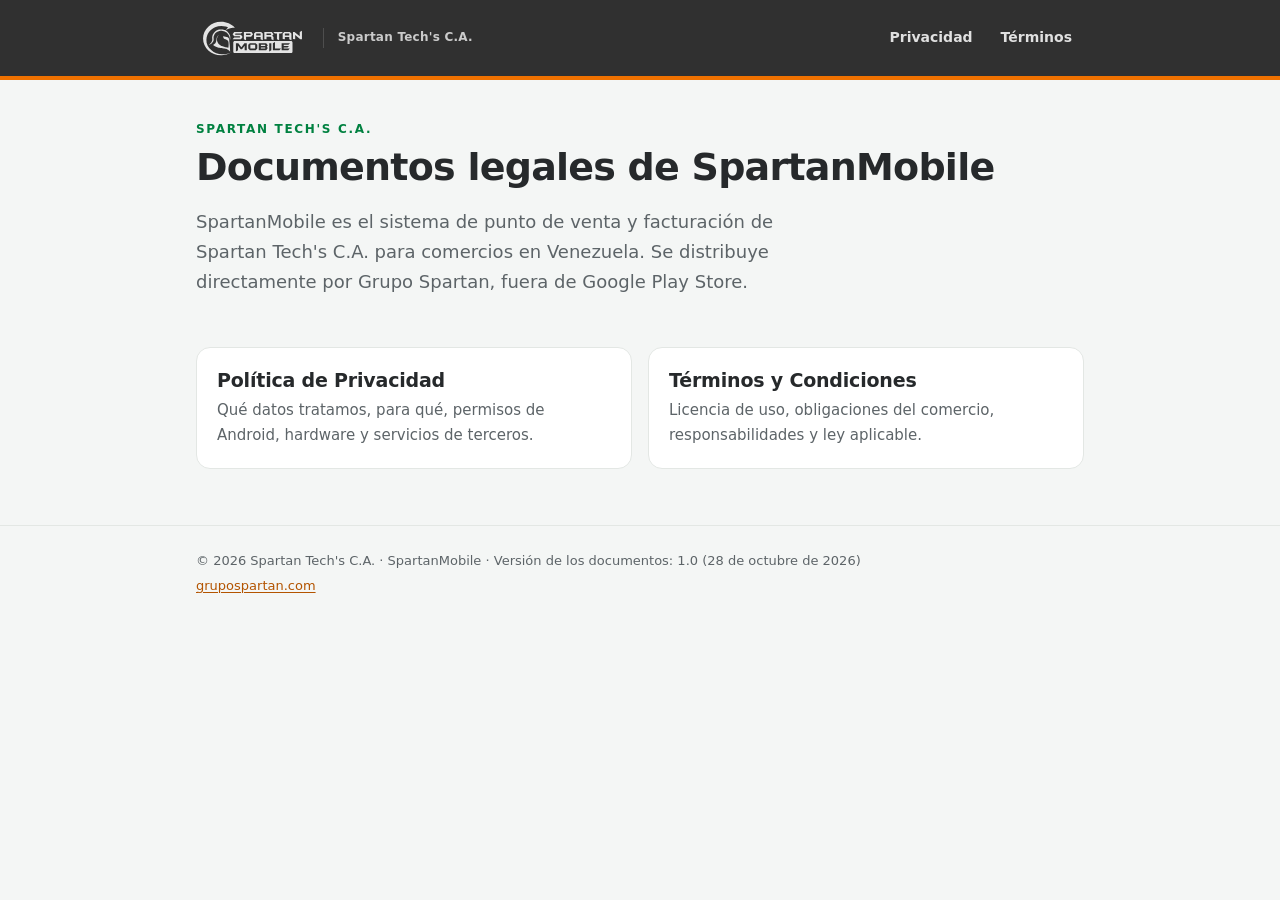
<file: index.html>
<!doctype html>
<html lang="es-VE">
<head>
  <meta charset="utf-8">
  <meta name="viewport" content="width=device-width, initial-scale=1">
  <title>SpartanMobile · Documentos legales · Spartan Tech's C.A.</title>
  <meta name="description" content="Política de Privacidad y Términos y Condiciones de SpartanMobile, el sistema de punto de venta y facturación de Spartan Tech's C.A.">
  <meta name="author" content="Spartan Tech's C.A.">
  <meta name="robots" content="index, follow">
  <!-- Search Console: propiedad de prefijo de URL https://lfs12.github.io/spartanmobile-legal/ (no quitar). -->
  <meta name="google-site-verification" content="TYAZCS431OY6Gw_oHcs1dsJ2PpTy5i5AGQpRX1cJqv8">
  <link rel="canonical" href="https://lfs12.github.io/spartanmobile-legal/">
  <meta property="og:type" content="website">
  <meta property="og:site_name" content="SpartanMobile · Spartan Tech's C.A.">
  <meta property="og:title" content="SpartanMobile · Documentos legales">
  <meta property="og:description" content="Privacidad y Términos de SpartanMobile, de Spartan Tech's C.A.">
  <meta property="og:url" content="https://lfs12.github.io/spartanmobile-legal/">
  <meta property="og:locale" content="es_VE">
  <meta name="theme-color" content="#303030">
  <link rel="icon" href="assets/icon-32.png" type="image/png" sizes="32x32">
  <link rel="apple-touch-icon" href="assets/icon-192.png">
  <link rel="stylesheet" href="assets/legal.css">
  <!-- Vincula este dominio con la organización: mismo @id que debe usar grupospartan.com. -->
  <script type="application/ld+json">
  {
    "@context": "https://schema.org",
    "@graph": [
      {
        "@type": "Organization",
        "@id": "https://grupospartan.com/#organization",
        "name": "Grupo Spartan",
        "legalName": "Spartan Tech's C.A.",
        "alternateName": "Grupo Spartan",
        "url": "https://grupospartan.com",
        "taxID": "J-31399006-0",
        "address": {
          "@type": "PostalAddress",
          "streetAddress": "Calle El Colegio, C.C. Makro, Nivel 1, Oficina 50, Sector Centro",
          "addressLocality": "Porlamar",
          "addressRegion": "Nueva Esparta",
          "postalCode": "6301",
          "addressCountry": "VE"
        },
        "contactPoint": [
          {
            "@type": "ContactPoint",
            "contactType": "customer support",
            "telephone": "+58-412-0961358",
            "areaServed": "VE",
            "availableLanguage": "es"
          },
          {
            "@type": "ContactPoint",
            "contactType": "privacy",
            "email": "aflores@spartantechsorg.com",
            "availableLanguage": "es"
          }
        ]
      },
      {
        "@type": "WebSite",
        "@id": "https://lfs12.github.io/spartanmobile-legal/#website",
        "url": "https://lfs12.github.io/spartanmobile-legal/",
        "name": "SpartanMobile · Documentos legales",
        "inLanguage": "es-VE",
        "publisher": { "@id": "https://grupospartan.com/#organization" }
      },
      {
        "@type": "SoftwareApplication",
        "@id": "https://lfs12.github.io/spartanmobile-legal/#app",
        "name": "SpartanMobile",
        "applicationCategory": "BusinessApplication",
        "operatingSystem": "Android 8.0 o superior",
        "identifier": "com.welas.facturacion5",
        "image": "https://lfs12.github.io/spartanmobile-legal/assets/icon-192.png",
        "installUrl": "https://spartanmobile.vercel.app/",
        "publisher": { "@id": "https://grupospartan.com/#organization" },
        "privacyPolicy": "https://lfs12.github.io/spartanmobile-legal/privacidad/",
        "termsOfService": "https://lfs12.github.io/spartanmobile-legal/terminos/"
      }
    ]
  }
  </script>
</head>
<body>
  <a class="skip" href="#contenido">Saltar al contenido</a>
  <header class="site-header">
    <div class="wrap">
      <a class="brand" href="./">
        <img class="brand-logo" src="assets/spartanmobile-logo.svg" alt="SpartanMobile" width="113" height="48">
        <span class="brand-owner">Spartan Tech's C.A.</span>
      </a>
      <nav class="site-nav" aria-label="Documentos legales">
        <a href="privacidad/">Privacidad</a>
        <a href="terminos/">Términos</a>
      </nav>
    </div>
  </header>

  <main id="contenido">
    <div class="wrap">
      <section class="hero">
        <p class="eyebrow">Spartan Tech's C.A.</p>
        <h1>Documentos legales de SpartanMobile</h1>
        <p class="lead">SpartanMobile es el sistema de punto de venta y facturación de Spartan Tech's C.A. para comercios en Venezuela. Se distribuye directamente por Grupo Spartan, fuera de Google Play Store.</p>
      </section>
      <div class="cards">
        <a class="card" href="privacidad/">
          <h2>Política de Privacidad</h2>
          <p>Qué datos tratamos, para qué, permisos de Android, hardware y servicios de terceros.</p>
        </a>
        <a class="card" href="terminos/">
          <h2>Términos y Condiciones</h2>
          <p>Licencia de uso, obligaciones del comercio, responsabilidades y ley aplicable.</p>
        </a>
      </div>
    </div>
  </main>

  <footer class="site-footer">
    <div class="wrap">
      <p>© 2026 Spartan Tech's C.A. · SpartanMobile · Versión de los documentos: 1.0 (28 de octubre de 2026)</p>
      <p><a href="https://grupospartan.com">grupospartan.com</a></p>
    </div>
  </footer>
</body>
</html>
</file>
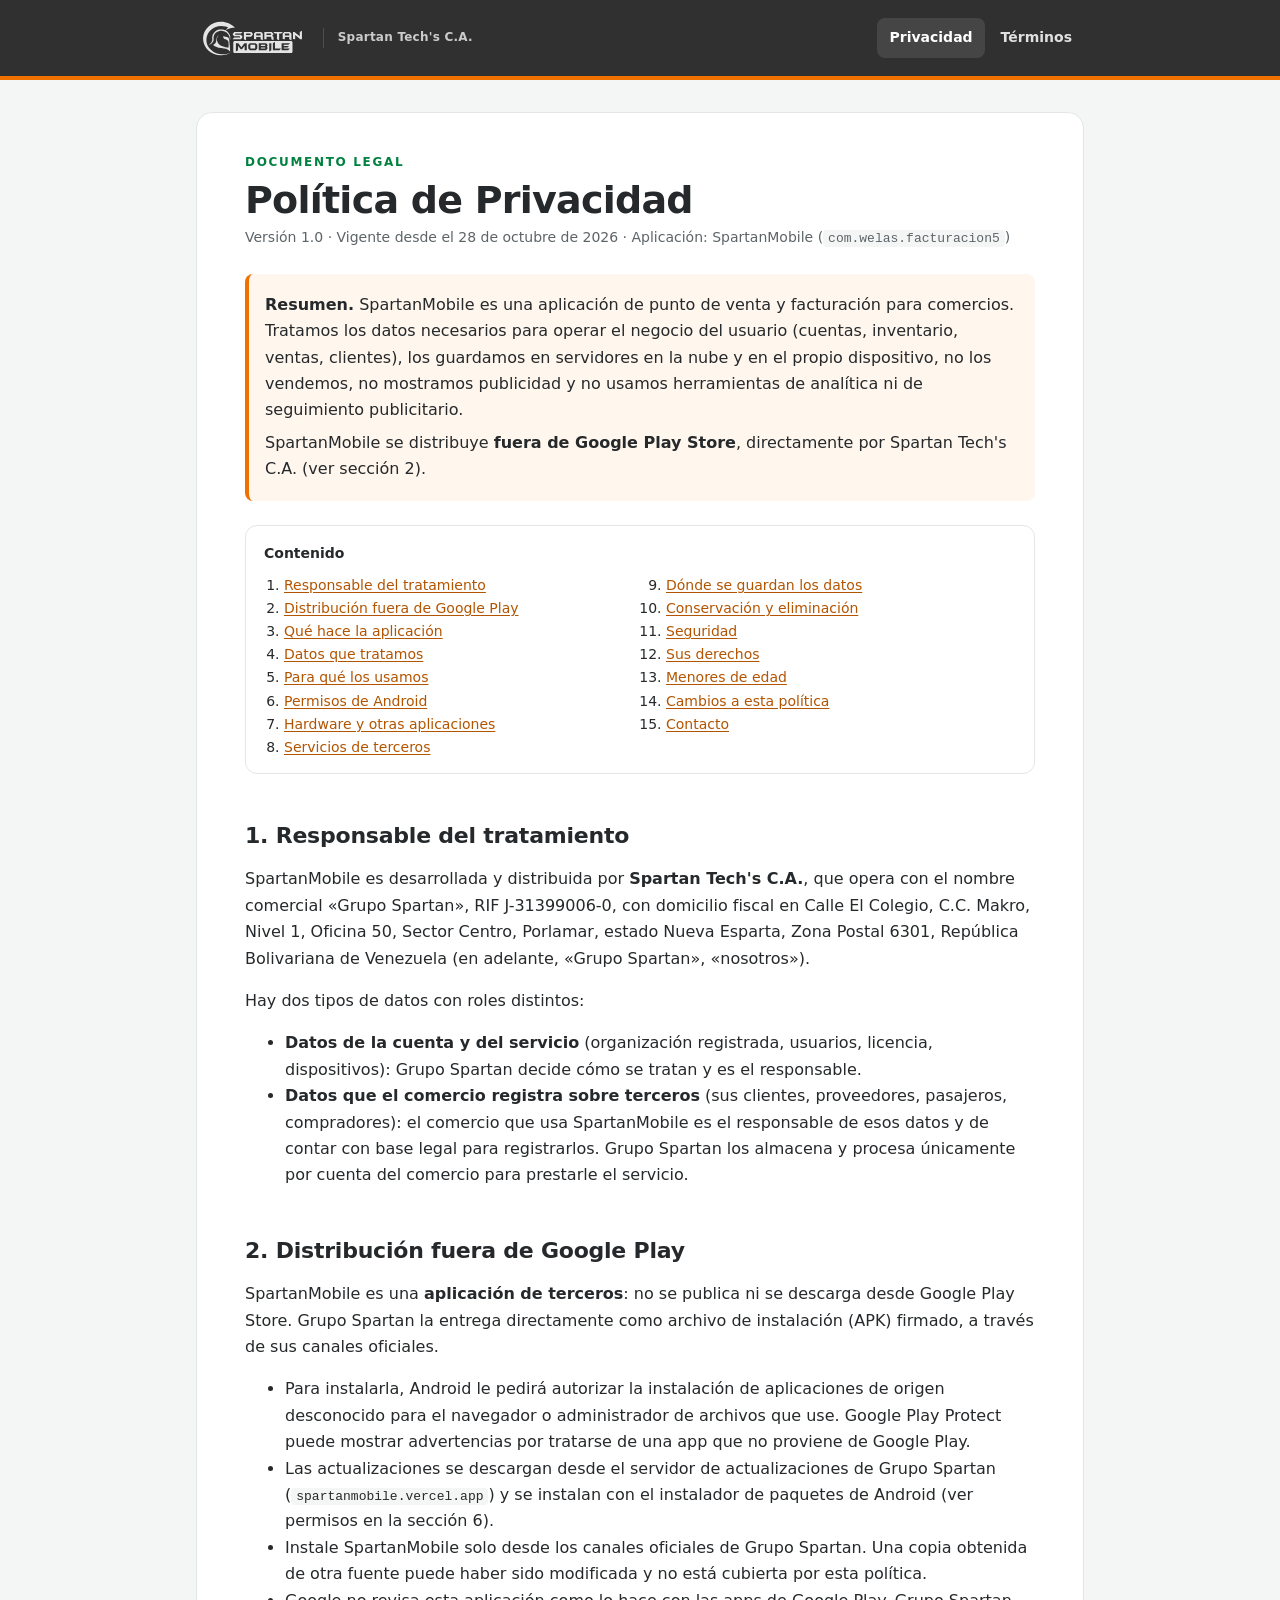
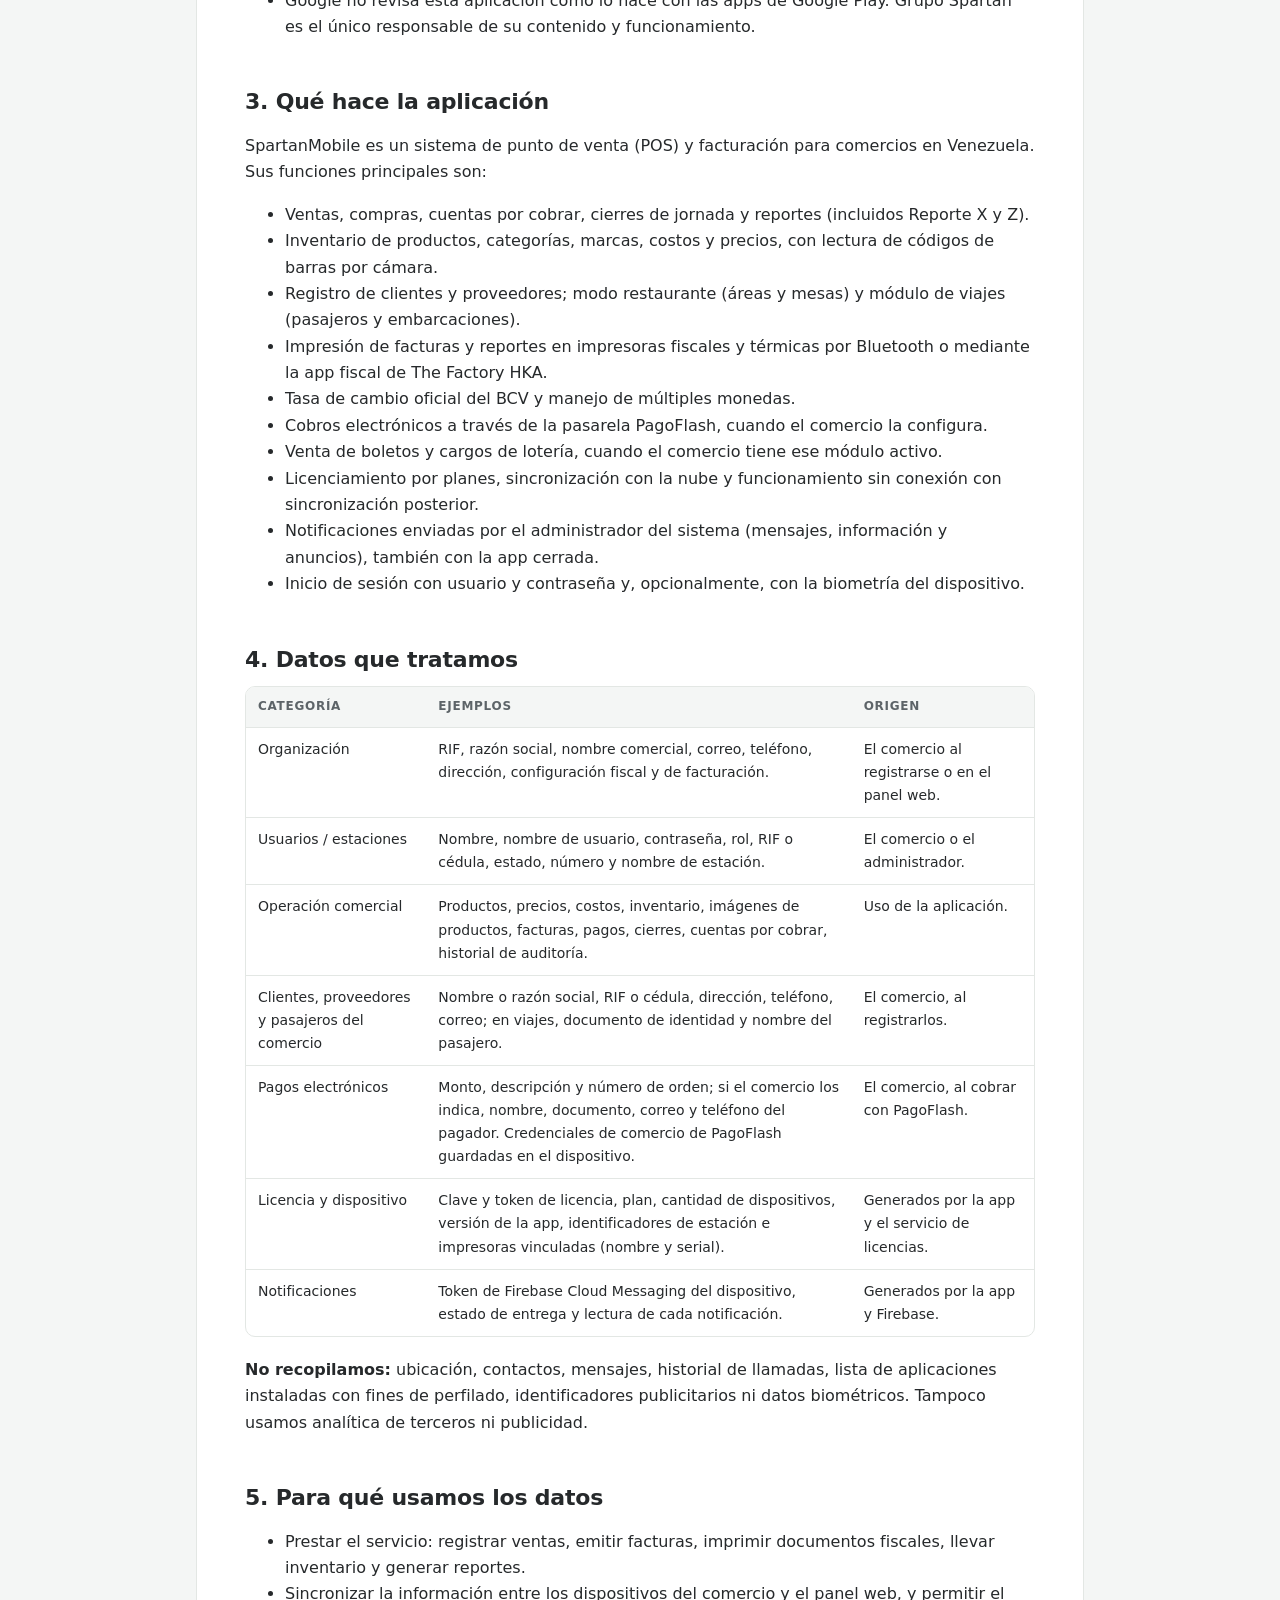
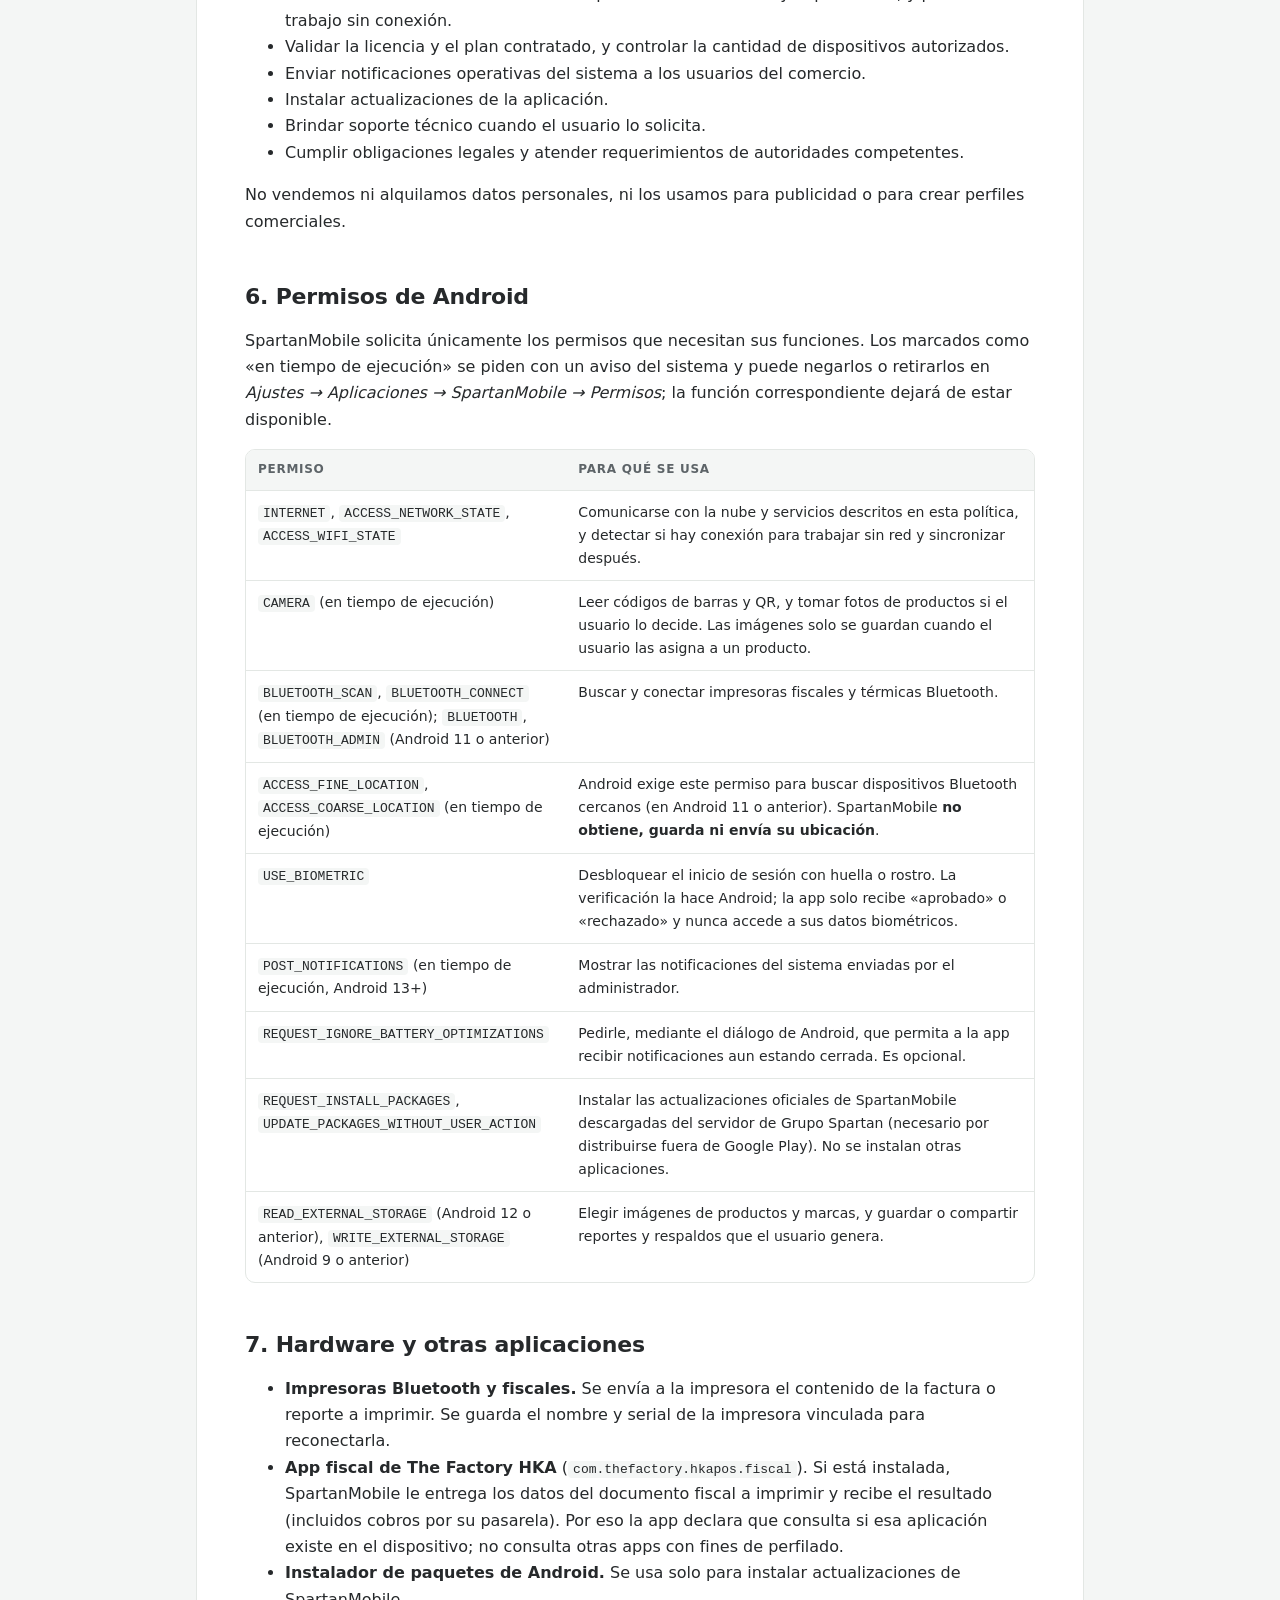
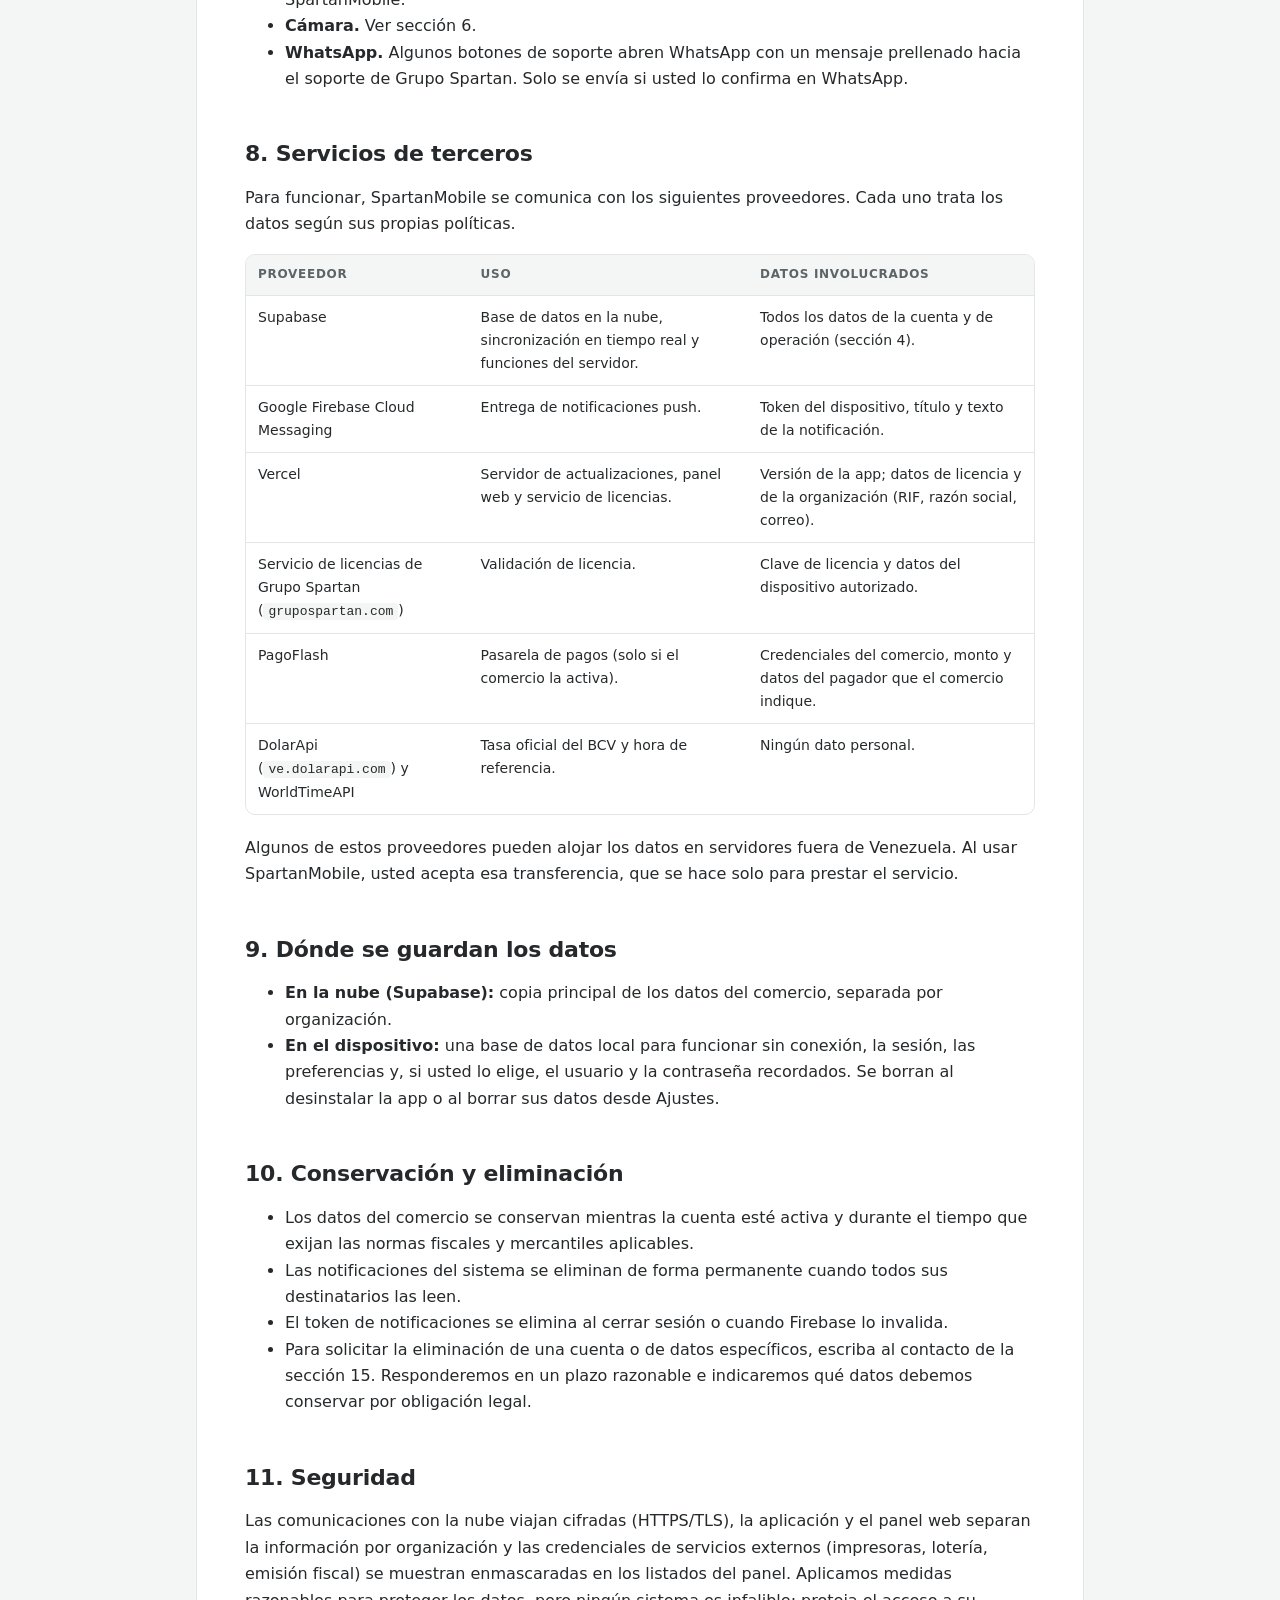
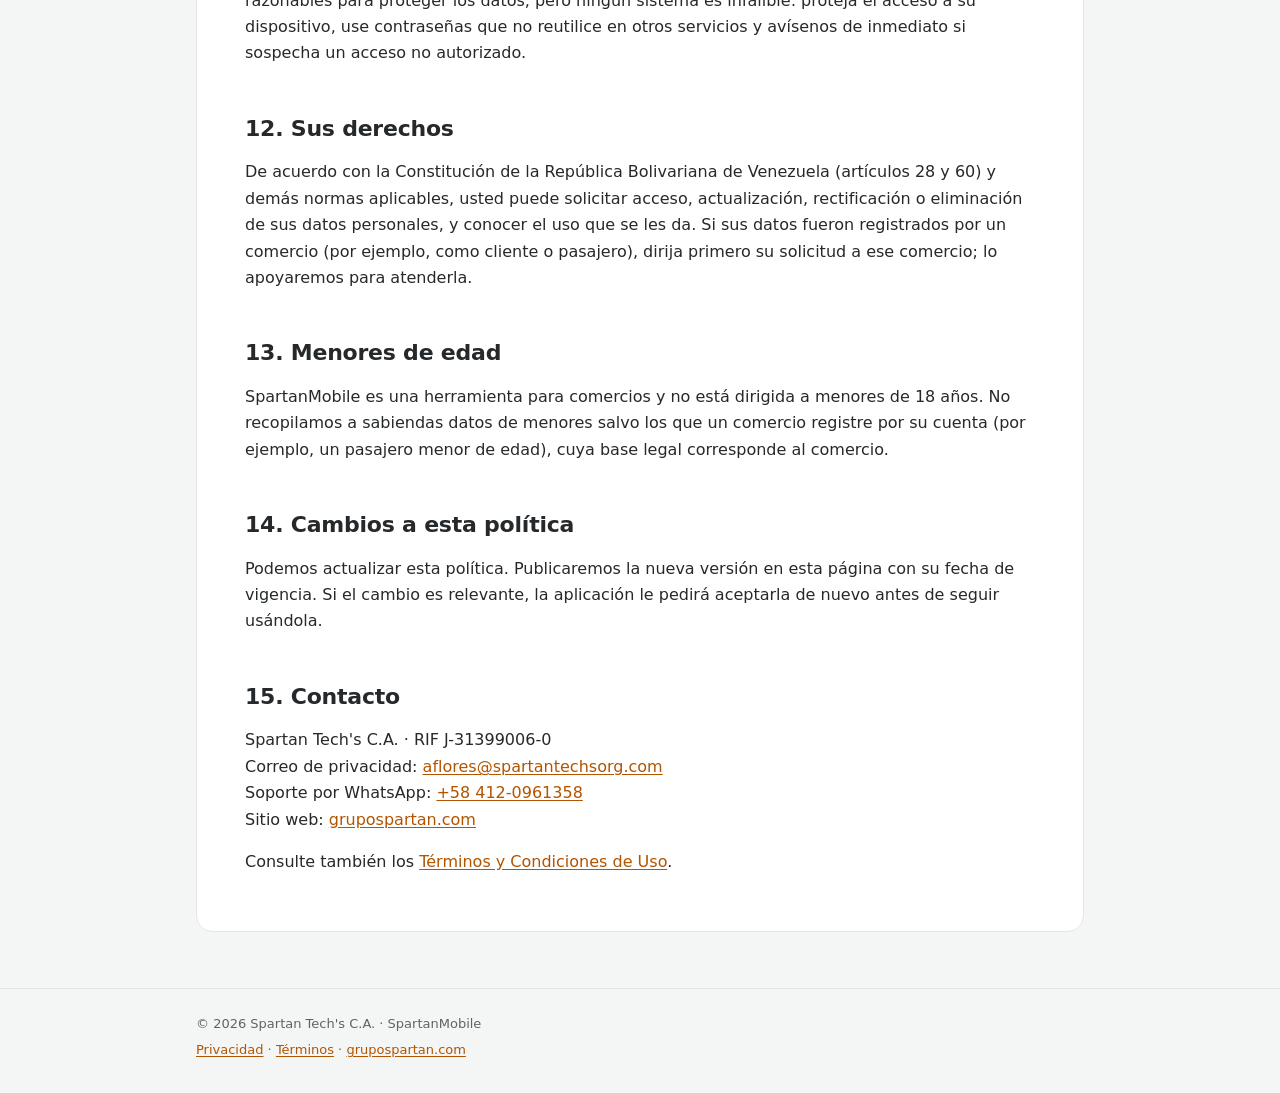
<file: privacidad/index.html>
<!doctype html>
<html lang="es-VE">
<head>
  <meta charset="utf-8">
  <meta name="viewport" content="width=device-width, initial-scale=1">
  <title>Política de Privacidad · SpartanMobile</title>
  <meta name="description" content="Política de Privacidad de SpartanMobile, aplicación de punto de venta y facturación de Spartan Tech's C.A. distribuida fuera de Google Play: datos tratados, permisos de Android, hardware y servicios de terceros.">
  <meta name="author" content="Spartan Tech's C.A.">
  <meta name="robots" content="index, follow">
  <!-- Search Console: propiedad de prefijo de URL https://lfs12.github.io/spartanmobile-legal/ (no quitar). -->
  <meta name="google-site-verification" content="TYAZCS431OY6Gw_oHcs1dsJ2PpTy5i5AGQpRX1cJqv8">
  <link rel="canonical" href="https://lfs12.github.io/spartanmobile-legal/privacidad/">
  <link rel="alternate" hreflang="es" href="https://lfs12.github.io/spartanmobile-legal/privacidad/">
  <meta property="og:type" content="article">
  <meta property="og:site_name" content="SpartanMobile · Spartan Tech's C.A.">
  <meta property="og:title" content="Política de Privacidad · SpartanMobile">
  <meta property="og:description" content="Cómo Spartan Tech's C.A. trata los datos en SpartanMobile.">
  <meta property="og:url" content="https://lfs12.github.io/spartanmobile-legal/privacidad/">
  <meta property="og:locale" content="es_VE">
  <meta name="theme-color" content="#303030">
  <link rel="icon" href="../assets/icon-32.png" type="image/png" sizes="32x32">
  <link rel="apple-touch-icon" href="../assets/icon-192.png">
  <link rel="stylesheet" href="../assets/legal.css">
  <script type="application/ld+json">
  {
    "@context": "https://schema.org",
    "@type": "WebPage",
    "@id": "https://lfs12.github.io/spartanmobile-legal/privacidad/#webpage",
    "url": "https://lfs12.github.io/spartanmobile-legal/privacidad/",
    "name": "Política de Privacidad de SpartanMobile",
    "inLanguage": "es-VE",
    "datePublished": "2026-10-28",
    "dateModified": "2026-10-28",
    "isPartOf": { "@id": "https://lfs12.github.io/spartanmobile-legal/#website" },
    "publisher": { "@id": "https://grupospartan.com/#organization" },
    "about": { "@id": "https://lfs12.github.io/spartanmobile-legal/#app" }
  }
  </script>
</head>
<body>
  <a class="skip" href="#contenido">Saltar al contenido</a>
  <header class="site-header">
    <div class="wrap">
      <a class="brand" href="../">
        <img class="brand-logo" src="../assets/spartanmobile-logo.svg" alt="SpartanMobile" width="113" height="48">
        <span class="brand-owner">Spartan Tech's C.A.</span>
      </a>
      <nav class="site-nav" aria-label="Documentos legales">
        <a href="../privacidad/" aria-current="page">Privacidad</a>
        <a href="../terminos/">Términos</a>
      </nav>
    </div>
  </header>

  <main id="contenido">
    <div class="wrap">
      <article class="doc">
        <p class="eyebrow">Documento legal</p>
        <h1>Política de Privacidad</h1>
        <p class="meta">Versión 1.0 · Vigente desde el 28 de octubre de 2026 · Aplicación: SpartanMobile (<code>com.welas.facturacion5</code>)</p>

        <div class="note">
          <p><strong>Resumen.</strong> SpartanMobile es una aplicación de punto de venta y facturación para comercios. Tratamos los datos necesarios para operar el negocio del usuario (cuentas, inventario, ventas, clientes), los guardamos en servidores en la nube y en el propio dispositivo, no los vendemos, no mostramos publicidad y no usamos herramientas de analítica ni de seguimiento publicitario.</p>
          <p>SpartanMobile se distribuye <strong>fuera de Google Play Store</strong>, directamente por Spartan Tech's C.A. (ver sección&nbsp;2).</p>
        </div>

        <nav class="toc" aria-label="Contenido">
          <strong>Contenido</strong>
          <ol>
            <li><a href="#responsable">Responsable del tratamiento</a></li>
            <li><a href="#distribucion">Distribución fuera de Google Play</a></li>
            <li><a href="#funciones">Qué hace la aplicación</a></li>
            <li><a href="#datos">Datos que tratamos</a></li>
            <li><a href="#finalidades">Para qué los usamos</a></li>
            <li><a href="#permisos">Permisos de Android</a></li>
            <li><a href="#hardware">Hardware y otras aplicaciones</a></li>
            <li><a href="#terceros">Servicios de terceros</a></li>
            <li><a href="#almacenamiento">Dónde se guardan los datos</a></li>
            <li><a href="#conservacion">Conservación y eliminación</a></li>
            <li><a href="#seguridad">Seguridad</a></li>
            <li><a href="#derechos">Sus derechos</a></li>
            <li><a href="#menores">Menores de edad</a></li>
            <li><a href="#cambios">Cambios a esta política</a></li>
            <li><a href="#contacto">Contacto</a></li>
          </ol>
        </nav>

        <h2 id="responsable">1. Responsable del tratamiento</h2>
        <p>SpartanMobile es desarrollada y distribuida por <strong>Spartan Tech's C.A.</strong>, que opera con el nombre comercial «Grupo Spartan», RIF J-31399006-0, con domicilio fiscal en Calle El Colegio, C.C. Makro, Nivel 1, Oficina 50, Sector Centro, Porlamar, estado Nueva Esparta, Zona Postal 6301, República Bolivariana de Venezuela (en adelante, «Grupo Spartan», «nosotros»).</p>
        <p>Hay dos tipos de datos con roles distintos:</p>
        <ul>
          <li><strong>Datos de la cuenta y del servicio</strong> (organización registrada, usuarios, licencia, dispositivos): Grupo Spartan decide cómo se tratan y es el responsable.</li>
          <li><strong>Datos que el comercio registra sobre terceros</strong> (sus clientes, proveedores, pasajeros, compradores): el comercio que usa SpartanMobile es el responsable de esos datos y de contar con base legal para registrarlos. Grupo Spartan los almacena y procesa únicamente por cuenta del comercio para prestarle el servicio.</li>
        </ul>

        <h2 id="distribucion">2. Distribución fuera de Google Play</h2>
        <p>SpartanMobile es una <strong>aplicación de terceros</strong>: no se publica ni se descarga desde Google Play Store. Grupo Spartan la entrega directamente como archivo de instalación (APK) firmado, a través de sus canales oficiales.</p>
        <ul>
          <li>Para instalarla, Android le pedirá autorizar la instalación de aplicaciones de origen desconocido para el navegador o administrador de archivos que use. Google Play Protect puede mostrar advertencias por tratarse de una app que no proviene de Google Play.</li>
          <li>Las actualizaciones se descargan desde el servidor de actualizaciones de Grupo Spartan (<code>spartanmobile.vercel.app</code>) y se instalan con el instalador de paquetes de Android (ver permisos en la sección&nbsp;6).</li>
          <li>Instale SpartanMobile solo desde los canales oficiales de Grupo Spartan. Una copia obtenida de otra fuente puede haber sido modificada y no está cubierta por esta política.</li>
          <li>Google no revisa esta aplicación como lo hace con las apps de Google Play. Grupo Spartan es el único responsable de su contenido y funcionamiento.</li>
        </ul>

        <h2 id="funciones">3. Qué hace la aplicación</h2>
        <p>SpartanMobile es un sistema de punto de venta (POS) y facturación para comercios en Venezuela. Sus funciones principales son:</p>
        <ul>
          <li>Ventas, compras, cuentas por cobrar, cierres de jornada y reportes (incluidos Reporte X y Z).</li>
          <li>Inventario de productos, categorías, marcas, costos y precios, con lectura de códigos de barras por cámara.</li>
          <li>Registro de clientes y proveedores; modo restaurante (áreas y mesas) y módulo de viajes (pasajeros y embarcaciones).</li>
          <li>Impresión de facturas y reportes en impresoras fiscales y térmicas por Bluetooth o mediante la app fiscal de The Factory HKA.</li>
          <li>Tasa de cambio oficial del BCV y manejo de múltiples monedas.</li>
          <li>Cobros electrónicos a través de la pasarela PagoFlash, cuando el comercio la configura.</li>
          <li>Venta de boletos y cargos de lotería, cuando el comercio tiene ese módulo activo.</li>
          <li>Licenciamiento por planes, sincronización con la nube y funcionamiento sin conexión con sincronización posterior.</li>
          <li>Notificaciones enviadas por el administrador del sistema (mensajes, información y anuncios), también con la app cerrada.</li>
          <li>Inicio de sesión con usuario y contraseña y, opcionalmente, con la biometría del dispositivo.</li>
        </ul>

        <h2 id="datos">4. Datos que tratamos</h2>
        <div class="table-wrap">
          <table>
            <thead><tr><th>Categoría</th><th>Ejemplos</th><th>Origen</th></tr></thead>
            <tbody>
              <tr><td>Organización</td><td>RIF, razón social, nombre comercial, correo, teléfono, dirección, configuración fiscal y de facturación.</td><td>El comercio al registrarse o en el panel web.</td></tr>
              <tr><td>Usuarios / estaciones</td><td>Nombre, nombre de usuario, contraseña, rol, RIF o cédula, estado, número y nombre de estación.</td><td>El comercio o el administrador.</td></tr>
              <tr><td>Operación comercial</td><td>Productos, precios, costos, inventario, imágenes de productos, facturas, pagos, cierres, cuentas por cobrar, historial de auditoría.</td><td>Uso de la aplicación.</td></tr>
              <tr><td>Clientes, proveedores y pasajeros del comercio</td><td>Nombre o razón social, RIF o cédula, dirección, teléfono, correo; en viajes, documento de identidad y nombre del pasajero.</td><td>El comercio, al registrarlos.</td></tr>
              <tr><td>Pagos electrónicos</td><td>Monto, descripción y número de orden; si el comercio los indica, nombre, documento, correo y teléfono del pagador. Credenciales de comercio de PagoFlash guardadas en el dispositivo.</td><td>El comercio, al cobrar con PagoFlash.</td></tr>
              <tr><td>Licencia y dispositivo</td><td>Clave y token de licencia, plan, cantidad de dispositivos, versión de la app, identificadores de estación e impresoras vinculadas (nombre y serial).</td><td>Generados por la app y el servicio de licencias.</td></tr>
              <tr><td>Notificaciones</td><td>Token de Firebase Cloud Messaging del dispositivo, estado de entrega y lectura de cada notificación.</td><td>Generados por la app y Firebase.</td></tr>
            </tbody>
          </table>
        </div>
        <p><strong>No recopilamos:</strong> ubicación, contactos, mensajes, historial de llamadas, lista de aplicaciones instaladas con fines de perfilado, identificadores publicitarios ni datos biométricos. Tampoco usamos analítica de terceros ni publicidad.</p>

        <h2 id="finalidades">5. Para qué usamos los datos</h2>
        <ul>
          <li>Prestar el servicio: registrar ventas, emitir facturas, imprimir documentos fiscales, llevar inventario y generar reportes.</li>
          <li>Sincronizar la información entre los dispositivos del comercio y el panel web, y permitir el trabajo sin conexión.</li>
          <li>Validar la licencia y el plan contratado, y controlar la cantidad de dispositivos autorizados.</li>
          <li>Enviar notificaciones operativas del sistema a los usuarios del comercio.</li>
          <li>Instalar actualizaciones de la aplicación.</li>
          <li>Brindar soporte técnico cuando el usuario lo solicita.</li>
          <li>Cumplir obligaciones legales y atender requerimientos de autoridades competentes.</li>
        </ul>
        <p>No vendemos ni alquilamos datos personales, ni los usamos para publicidad o para crear perfiles comerciales.</p>

        <h2 id="permisos">6. Permisos de Android</h2>
        <p>SpartanMobile solicita únicamente los permisos que necesitan sus funciones. Los marcados como «en tiempo de ejecución» se piden con un aviso del sistema y puede negarlos o retirarlos en <em>Ajustes → Aplicaciones → SpartanMobile → Permisos</em>; la función correspondiente dejará de estar disponible.</p>
        <div class="table-wrap">
          <table>
            <thead><tr><th>Permiso</th><th>Para qué se usa</th></tr></thead>
            <tbody>
              <tr><td><code>INTERNET</code>, <code>ACCESS_NETWORK_STATE</code>, <code>ACCESS_WIFI_STATE</code></td><td>Comunicarse con la nube y servicios descritos en esta política, y detectar si hay conexión para trabajar sin red y sincronizar después.</td></tr>
              <tr><td><code>CAMERA</code> (en tiempo de ejecución)</td><td>Leer códigos de barras y QR, y tomar fotos de productos si el usuario lo decide. Las imágenes solo se guardan cuando el usuario las asigna a un producto.</td></tr>
              <tr><td><code>BLUETOOTH_SCAN</code>, <code>BLUETOOTH_CONNECT</code> (en tiempo de ejecución); <code>BLUETOOTH</code>, <code>BLUETOOTH_ADMIN</code> (Android 11 o anterior)</td><td>Buscar y conectar impresoras fiscales y térmicas Bluetooth.</td></tr>
              <tr><td><code>ACCESS_FINE_LOCATION</code>, <code>ACCESS_COARSE_LOCATION</code> (en tiempo de ejecución)</td><td>Android exige este permiso para buscar dispositivos Bluetooth cercanos (en Android 11 o anterior). SpartanMobile <strong>no obtiene, guarda ni envía su ubicación</strong>.</td></tr>
              <tr><td><code>USE_BIOMETRIC</code></td><td>Desbloquear el inicio de sesión con huella o rostro. La verificación la hace Android; la app solo recibe «aprobado» o «rechazado» y nunca accede a sus datos biométricos.</td></tr>
              <tr><td><code>POST_NOTIFICATIONS</code> (en tiempo de ejecución, Android 13+)</td><td>Mostrar las notificaciones del sistema enviadas por el administrador.</td></tr>
              <tr><td><code>REQUEST_IGNORE_BATTERY_OPTIMIZATIONS</code></td><td>Pedirle, mediante el diálogo de Android, que permita a la app recibir notificaciones aun estando cerrada. Es opcional.</td></tr>
              <tr><td><code>REQUEST_INSTALL_PACKAGES</code>, <code>UPDATE_PACKAGES_WITHOUT_USER_ACTION</code></td><td>Instalar las actualizaciones oficiales de SpartanMobile descargadas del servidor de Grupo Spartan (necesario por distribuirse fuera de Google Play). No se instalan otras aplicaciones.</td></tr>
              <tr><td><code>READ_EXTERNAL_STORAGE</code> (Android 12 o anterior), <code>WRITE_EXTERNAL_STORAGE</code> (Android 9 o anterior)</td><td>Elegir imágenes de productos y marcas, y guardar o compartir reportes y respaldos que el usuario genera.</td></tr>
            </tbody>
          </table>
        </div>

        <h2 id="hardware">7. Hardware y otras aplicaciones</h2>
        <ul>
          <li><strong>Impresoras Bluetooth y fiscales.</strong> Se envía a la impresora el contenido de la factura o reporte a imprimir. Se guarda el nombre y serial de la impresora vinculada para reconectarla.</li>
          <li><strong>App fiscal de The Factory HKA</strong> (<code>com.thefactory.hkapos.fiscal</code>). Si está instalada, SpartanMobile le entrega los datos del documento fiscal a imprimir y recibe el resultado (incluidos cobros por su pasarela). Por eso la app declara que consulta si esa aplicación existe en el dispositivo; no consulta otras apps con fines de perfilado.</li>
          <li><strong>Instalador de paquetes de Android.</strong> Se usa solo para instalar actualizaciones de SpartanMobile.</li>
          <li><strong>Cámara.</strong> Ver sección&nbsp;6.</li>
          <li><strong>WhatsApp.</strong> Algunos botones de soporte abren WhatsApp con un mensaje prellenado hacia el soporte de Grupo Spartan. Solo se envía si usted lo confirma en WhatsApp.</li>
        </ul>

        <h2 id="terceros">8. Servicios de terceros</h2>
        <p>Para funcionar, SpartanMobile se comunica con los siguientes proveedores. Cada uno trata los datos según sus propias políticas.</p>
        <div class="table-wrap">
          <table>
            <thead><tr><th>Proveedor</th><th>Uso</th><th>Datos involucrados</th></tr></thead>
            <tbody>
              <tr><td>Supabase</td><td>Base de datos en la nube, sincronización en tiempo real y funciones del servidor.</td><td>Todos los datos de la cuenta y de operación (sección&nbsp;4).</td></tr>
              <tr><td>Google Firebase Cloud Messaging</td><td>Entrega de notificaciones push.</td><td>Token del dispositivo, título y texto de la notificación.</td></tr>
              <tr><td>Vercel</td><td>Servidor de actualizaciones, panel web y servicio de licencias.</td><td>Versión de la app; datos de licencia y de la organización (RIF, razón social, correo).</td></tr>
              <tr><td>Servicio de licencias de Grupo Spartan (<code>grupospartan.com</code>)</td><td>Validación de licencia.</td><td>Clave de licencia y datos del dispositivo autorizado.</td></tr>
              <tr><td>PagoFlash</td><td>Pasarela de pagos (solo si el comercio la activa).</td><td>Credenciales del comercio, monto y datos del pagador que el comercio indique.</td></tr>
              <tr><td>DolarApi (<code>ve.dolarapi.com</code>) y WorldTimeAPI</td><td>Tasa oficial del BCV y hora de referencia.</td><td>Ningún dato personal.</td></tr>
            </tbody>
          </table>
        </div>
        <p>Algunos de estos proveedores pueden alojar los datos en servidores fuera de Venezuela. Al usar SpartanMobile, usted acepta esa transferencia, que se hace solo para prestar el servicio.</p>

        <h2 id="almacenamiento">9. Dónde se guardan los datos</h2>
        <ul>
          <li><strong>En la nube (Supabase):</strong> copia principal de los datos del comercio, separada por organización.</li>
          <li><strong>En el dispositivo:</strong> una base de datos local para funcionar sin conexión, la sesión, las preferencias y, si usted lo elige, el usuario y la contraseña recordados. Se borran al desinstalar la app o al borrar sus datos desde Ajustes.</li>
        </ul>

        <h2 id="conservacion">10. Conservación y eliminación</h2>
        <ul>
          <li>Los datos del comercio se conservan mientras la cuenta esté activa y durante el tiempo que exijan las normas fiscales y mercantiles aplicables.</li>
          <li>Las notificaciones del sistema se eliminan de forma permanente cuando todos sus destinatarios las leen.</li>
          <li>El token de notificaciones se elimina al cerrar sesión o cuando Firebase lo invalida.</li>
          <li>Para solicitar la eliminación de una cuenta o de datos específicos, escriba al contacto de la sección&nbsp;15. Responderemos en un plazo razonable e indicaremos qué datos debemos conservar por obligación legal.</li>
        </ul>

        <h2 id="seguridad">11. Seguridad</h2>
        <p>Las comunicaciones con la nube viajan cifradas (HTTPS/TLS), la aplicación y el panel web separan la información por organización y las credenciales de servicios externos (impresoras, lotería, emisión fiscal) se muestran enmascaradas en los listados del panel. Aplicamos medidas razonables para proteger los datos, pero ningún sistema es infalible: proteja el acceso a su dispositivo, use contraseñas que no reutilice en otros servicios y avísenos de inmediato si sospecha un acceso no autorizado.</p>

        <h2 id="derechos">12. Sus derechos</h2>
        <p>De acuerdo con la Constitución de la República Bolivariana de Venezuela (artículos 28 y 60) y demás normas aplicables, usted puede solicitar acceso, actualización, rectificación o eliminación de sus datos personales, y conocer el uso que se les da. Si sus datos fueron registrados por un comercio (por ejemplo, como cliente o pasajero), dirija primero su solicitud a ese comercio; lo apoyaremos para atenderla.</p>

        <h2 id="menores">13. Menores de edad</h2>
        <p>SpartanMobile es una herramienta para comercios y no está dirigida a menores de 18 años. No recopilamos a sabiendas datos de menores salvo los que un comercio registre por su cuenta (por ejemplo, un pasajero menor de edad), cuya base legal corresponde al comercio.</p>

        <h2 id="cambios">14. Cambios a esta política</h2>
        <p>Podemos actualizar esta política. Publicaremos la nueva versión en esta página con su fecha de vigencia. Si el cambio es relevante, la aplicación le pedirá aceptarla de nuevo antes de seguir usándola.</p>

        <h2 id="contacto">15. Contacto</h2>
        <p>Spartan Tech's C.A. · RIF J-31399006-0<br>
          Correo de privacidad: <a href="mailto:aflores@spartantechsorg.com">aflores@spartantechsorg.com</a><br>
          Soporte por WhatsApp: <a href="https://api.whatsapp.com/send?phone=584120961358">+58 412-0961358</a><br>
          Sitio web: <a href="https://grupospartan.com">grupospartan.com</a></p>
        <p>Consulte también los <a href="../terminos/">Términos y Condiciones de Uso</a>.</p>
      </article>
    </div>
  </main>

  <footer class="site-footer">
    <div class="wrap">
      <p>© 2026 Spartan Tech's C.A. · SpartanMobile</p>
      <p><a href="../privacidad/">Privacidad</a> · <a href="../terminos/">Términos</a> · <a href="https://grupospartan.com">grupospartan.com</a></p>
    </div>
  </footer>
</body>
</html>
</file>
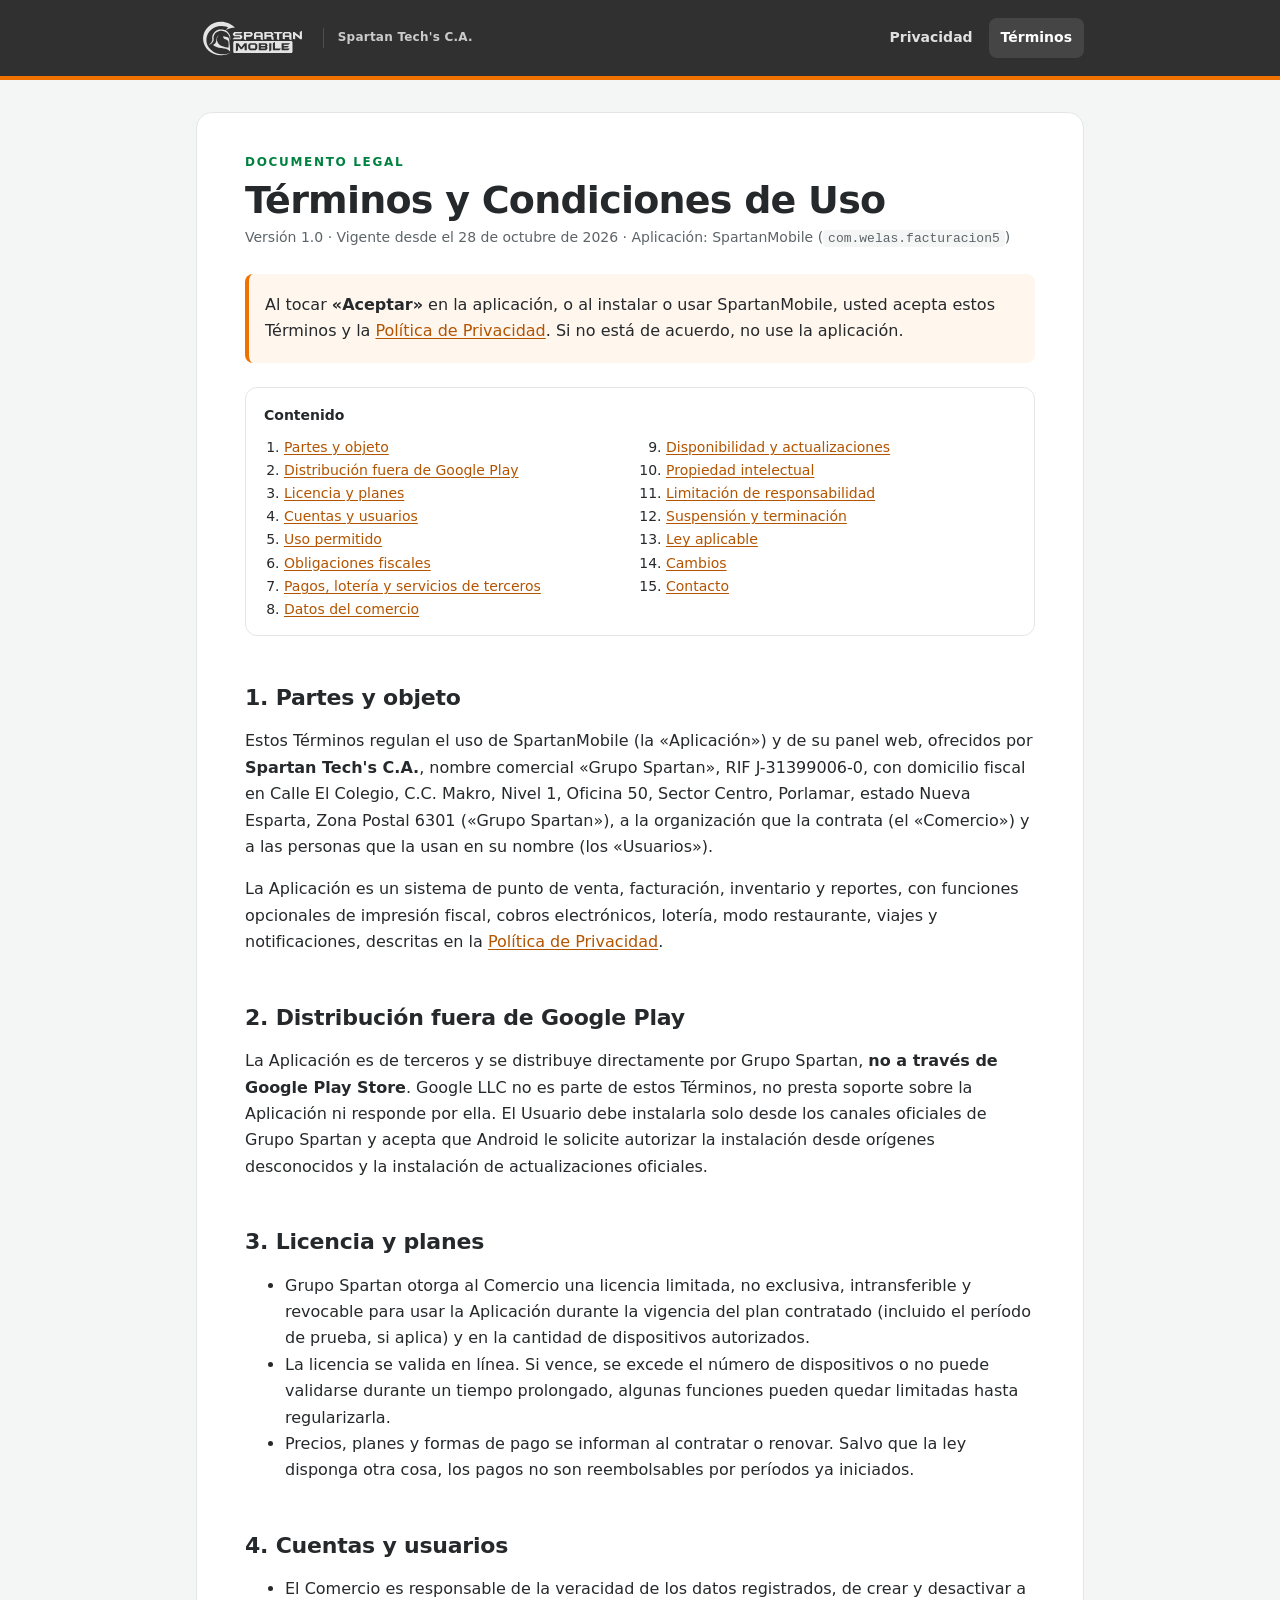
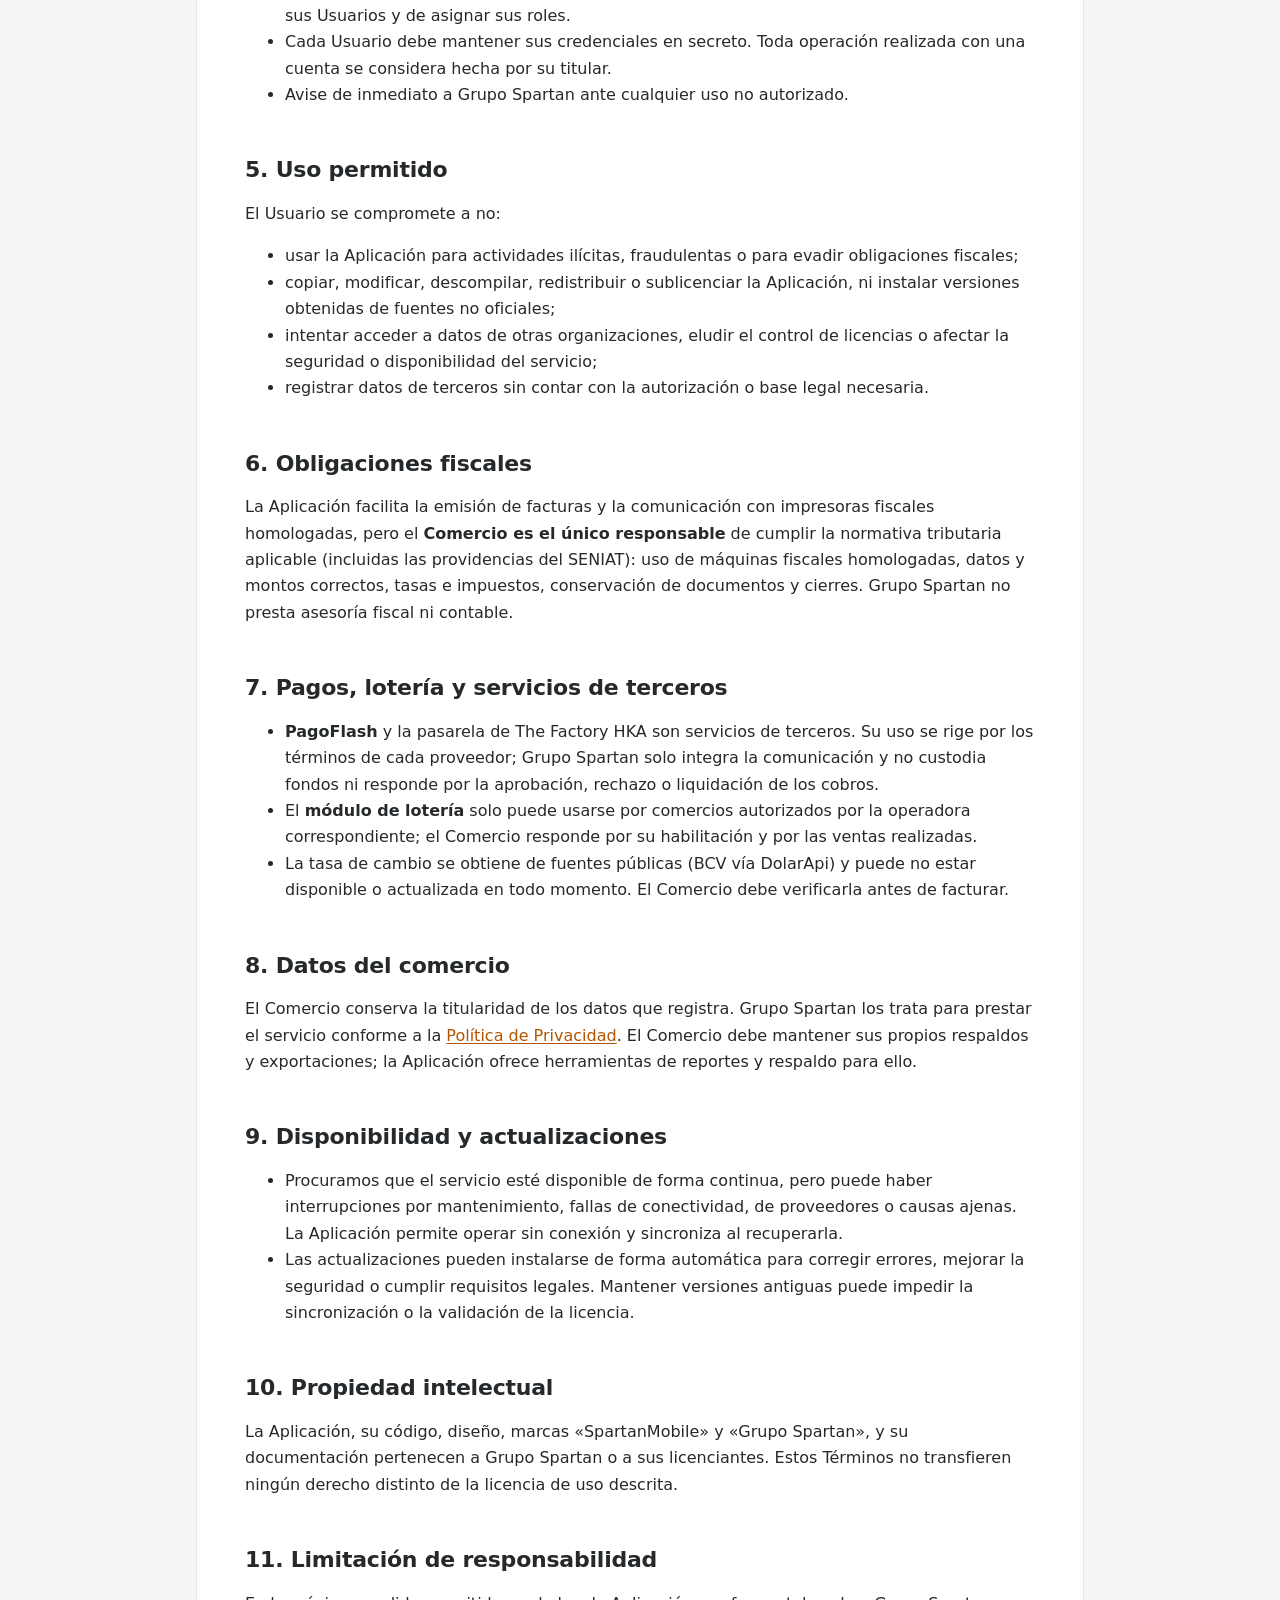
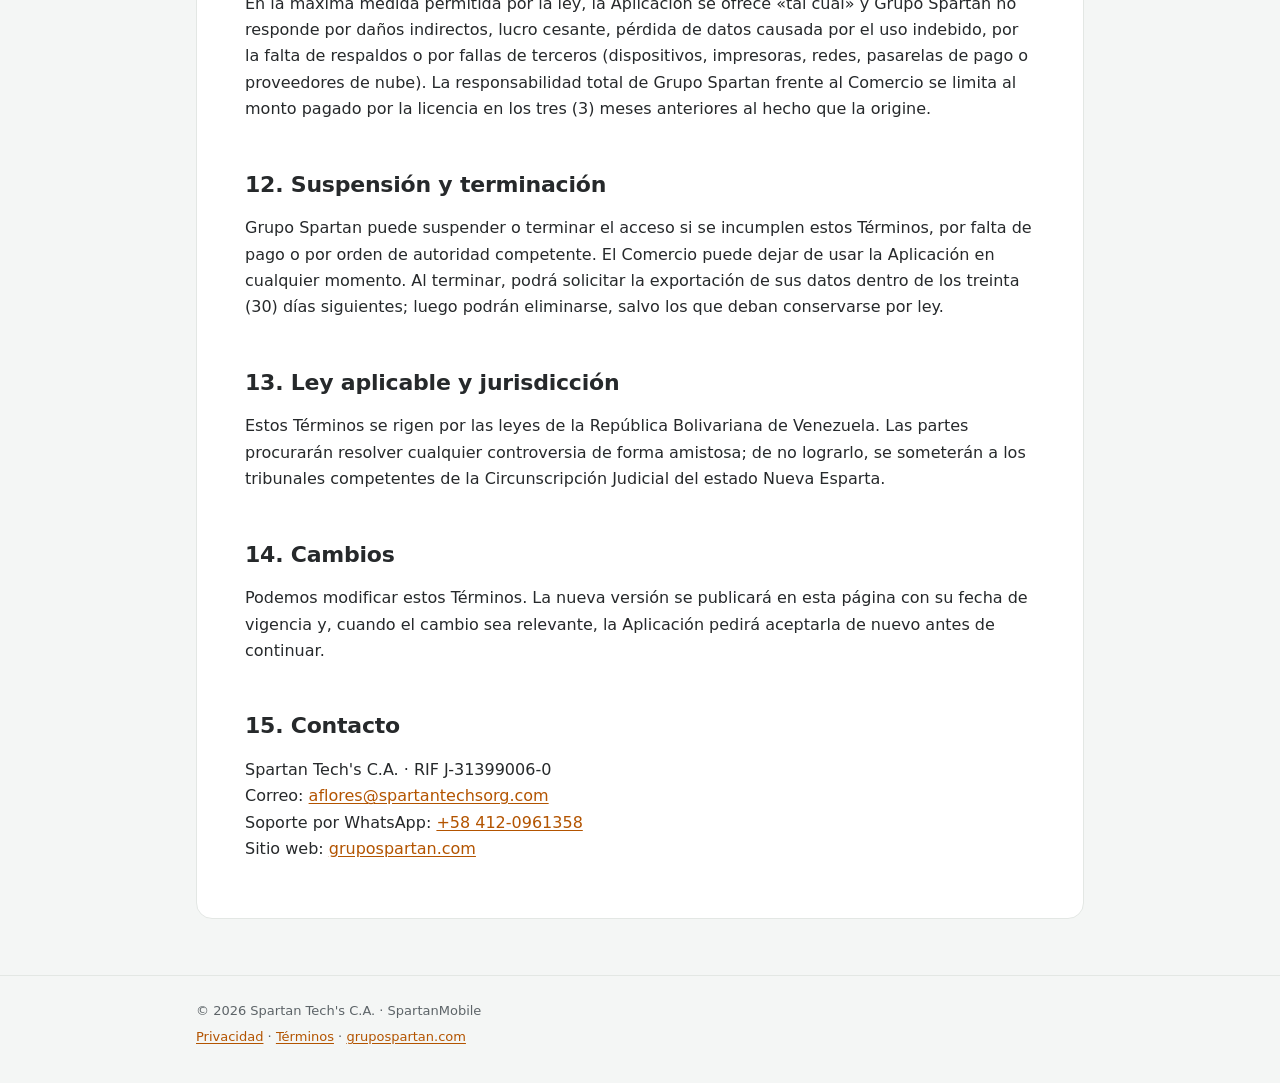
<file: terminos/index.html>
<!doctype html>
<html lang="es-VE">
<head>
  <meta charset="utf-8">
  <meta name="viewport" content="width=device-width, initial-scale=1">
  <title>Términos y Condiciones · SpartanMobile</title>
  <meta name="description" content="Términos y Condiciones de Uso de SpartanMobile, aplicación de punto de venta y facturación de Spartan Tech's C.A. distribuida fuera de Google Play.">
  <meta name="author" content="Spartan Tech's C.A.">
  <meta name="robots" content="index, follow">
  <!-- Search Console: propiedad de prefijo de URL https://lfs12.github.io/spartanmobile-legal/ (no quitar). -->
  <meta name="google-site-verification" content="TYAZCS431OY6Gw_oHcs1dsJ2PpTy5i5AGQpRX1cJqv8">
  <link rel="canonical" href="https://lfs12.github.io/spartanmobile-legal/terminos/">
  <link rel="alternate" hreflang="es" href="https://lfs12.github.io/spartanmobile-legal/terminos/">
  <meta property="og:type" content="article">
  <meta property="og:site_name" content="SpartanMobile · Spartan Tech's C.A.">
  <meta property="og:title" content="Términos y Condiciones · SpartanMobile">
  <meta property="og:description" content="Condiciones de uso de SpartanMobile, de Spartan Tech's C.A.">
  <meta property="og:url" content="https://lfs12.github.io/spartanmobile-legal/terminos/">
  <meta property="og:locale" content="es_VE">
  <meta name="theme-color" content="#303030">
  <link rel="icon" href="../assets/icon-32.png" type="image/png" sizes="32x32">
  <link rel="apple-touch-icon" href="../assets/icon-192.png">
  <link rel="stylesheet" href="../assets/legal.css">
  <script type="application/ld+json">
  {
    "@context": "https://schema.org",
    "@type": "WebPage",
    "@id": "https://lfs12.github.io/spartanmobile-legal/terminos/#webpage",
    "url": "https://lfs12.github.io/spartanmobile-legal/terminos/",
    "name": "Términos y Condiciones de SpartanMobile",
    "inLanguage": "es-VE",
    "datePublished": "2026-10-28",
    "dateModified": "2026-10-28",
    "isPartOf": { "@id": "https://lfs12.github.io/spartanmobile-legal/#website" },
    "publisher": { "@id": "https://grupospartan.com/#organization" },
    "about": { "@id": "https://lfs12.github.io/spartanmobile-legal/#app" }
  }
  </script>
</head>
<body>
  <a class="skip" href="#contenido">Saltar al contenido</a>
  <header class="site-header">
    <div class="wrap">
      <a class="brand" href="../">
        <img class="brand-logo" src="../assets/spartanmobile-logo.svg" alt="SpartanMobile" width="113" height="48">
        <span class="brand-owner">Spartan Tech's C.A.</span>
      </a>
      <nav class="site-nav" aria-label="Documentos legales">
        <a href="../privacidad/">Privacidad</a>
        <a href="../terminos/" aria-current="page">Términos</a>
      </nav>
    </div>
  </header>

  <main id="contenido">
    <div class="wrap">
      <article class="doc">
        <p class="eyebrow">Documento legal</p>
        <h1>Términos y Condiciones de Uso</h1>
        <p class="meta">Versión 1.0 · Vigente desde el 28 de octubre de 2026 · Aplicación: SpartanMobile (<code>com.welas.facturacion5</code>)</p>

        <div class="note">
          <p>Al tocar <strong>«Aceptar»</strong> en la aplicación, o al instalar o usar SpartanMobile, usted acepta estos Términos y la <a href="../privacidad/">Política de Privacidad</a>. Si no está de acuerdo, no use la aplicación.</p>
        </div>

        <nav class="toc" aria-label="Contenido">
          <strong>Contenido</strong>
          <ol>
            <li><a href="#partes">Partes y objeto</a></li>
            <li><a href="#distribucion">Distribución fuera de Google Play</a></li>
            <li><a href="#licencia">Licencia y planes</a></li>
            <li><a href="#cuentas">Cuentas y usuarios</a></li>
            <li><a href="#uso">Uso permitido</a></li>
            <li><a href="#fiscal">Obligaciones fiscales</a></li>
            <li><a href="#modulos">Pagos, lotería y servicios de terceros</a></li>
            <li><a href="#datos">Datos del comercio</a></li>
            <li><a href="#disponibilidad">Disponibilidad y actualizaciones</a></li>
            <li><a href="#propiedad">Propiedad intelectual</a></li>
            <li><a href="#responsabilidad">Limitación de responsabilidad</a></li>
            <li><a href="#terminacion">Suspensión y terminación</a></li>
            <li><a href="#ley">Ley aplicable</a></li>
            <li><a href="#cambios">Cambios</a></li>
            <li><a href="#contacto">Contacto</a></li>
          </ol>
        </nav>

        <h2 id="partes">1. Partes y objeto</h2>
        <p>Estos Términos regulan el uso de SpartanMobile (la «Aplicación») y de su panel web, ofrecidos por <strong>Spartan Tech's C.A.</strong>, nombre comercial «Grupo Spartan», RIF J-31399006-0, con domicilio fiscal en Calle El Colegio, C.C. Makro, Nivel 1, Oficina 50, Sector Centro, Porlamar, estado Nueva Esparta, Zona Postal 6301 («Grupo Spartan»), a la organización que la contrata (el «Comercio») y a las personas que la usan en su nombre (los «Usuarios»).</p>
        <p>La Aplicación es un sistema de punto de venta, facturación, inventario y reportes, con funciones opcionales de impresión fiscal, cobros electrónicos, lotería, modo restaurante, viajes y notificaciones, descritas en la <a href="../privacidad/#funciones">Política de Privacidad</a>.</p>

        <h2 id="distribucion">2. Distribución fuera de Google Play</h2>
        <p>La Aplicación es de terceros y se distribuye directamente por Grupo Spartan, <strong>no a través de Google Play Store</strong>. Google LLC no es parte de estos Términos, no presta soporte sobre la Aplicación ni responde por ella. El Usuario debe instalarla solo desde los canales oficiales de Grupo Spartan y acepta que Android le solicite autorizar la instalación desde orígenes desconocidos y la instalación de actualizaciones oficiales.</p>

        <h2 id="licencia">3. Licencia y planes</h2>
        <ul>
          <li>Grupo Spartan otorga al Comercio una licencia limitada, no exclusiva, intransferible y revocable para usar la Aplicación durante la vigencia del plan contratado (incluido el período de prueba, si aplica) y en la cantidad de dispositivos autorizados.</li>
          <li>La licencia se valida en línea. Si vence, se excede el número de dispositivos o no puede validarse durante un tiempo prolongado, algunas funciones pueden quedar limitadas hasta regularizarla.</li>
          <li>Precios, planes y formas de pago se informan al contratar o renovar. Salvo que la ley disponga otra cosa, los pagos no son reembolsables por períodos ya iniciados.</li>
        </ul>

        <h2 id="cuentas">4. Cuentas y usuarios</h2>
        <ul>
          <li>El Comercio es responsable de la veracidad de los datos registrados, de crear y desactivar a sus Usuarios y de asignar sus roles.</li>
          <li>Cada Usuario debe mantener sus credenciales en secreto. Toda operación realizada con una cuenta se considera hecha por su titular.</li>
          <li>Avise de inmediato a Grupo Spartan ante cualquier uso no autorizado.</li>
        </ul>

        <h2 id="uso">5. Uso permitido</h2>
        <p>El Usuario se compromete a no:</p>
        <ul>
          <li>usar la Aplicación para actividades ilícitas, fraudulentas o para evadir obligaciones fiscales;</li>
          <li>copiar, modificar, descompilar, redistribuir o sublicenciar la Aplicación, ni instalar versiones obtenidas de fuentes no oficiales;</li>
          <li>intentar acceder a datos de otras organizaciones, eludir el control de licencias o afectar la seguridad o disponibilidad del servicio;</li>
          <li>registrar datos de terceros sin contar con la autorización o base legal necesaria.</li>
        </ul>

        <h2 id="fiscal">6. Obligaciones fiscales</h2>
        <p>La Aplicación facilita la emisión de facturas y la comunicación con impresoras fiscales homologadas, pero el <strong>Comercio es el único responsable</strong> de cumplir la normativa tributaria aplicable (incluidas las providencias del SENIAT): uso de máquinas fiscales homologadas, datos y montos correctos, tasas e impuestos, conservación de documentos y cierres. Grupo Spartan no presta asesoría fiscal ni contable.</p>

        <h2 id="modulos">7. Pagos, lotería y servicios de terceros</h2>
        <ul>
          <li><strong>PagoFlash</strong> y la pasarela de The Factory HKA son servicios de terceros. Su uso se rige por los términos de cada proveedor; Grupo Spartan solo integra la comunicación y no custodia fondos ni responde por la aprobación, rechazo o liquidación de los cobros.</li>
          <li>El <strong>módulo de lotería</strong> solo puede usarse por comercios autorizados por la operadora correspondiente; el Comercio responde por su habilitación y por las ventas realizadas.</li>
          <li>La tasa de cambio se obtiene de fuentes públicas (BCV vía DolarApi) y puede no estar disponible o actualizada en todo momento. El Comercio debe verificarla antes de facturar.</li>
        </ul>

        <h2 id="datos">8. Datos del comercio</h2>
        <p>El Comercio conserva la titularidad de los datos que registra. Grupo Spartan los trata para prestar el servicio conforme a la <a href="../privacidad/">Política de Privacidad</a>. El Comercio debe mantener sus propios respaldos y exportaciones; la Aplicación ofrece herramientas de reportes y respaldo para ello.</p>

        <h2 id="disponibilidad">9. Disponibilidad y actualizaciones</h2>
        <ul>
          <li>Procuramos que el servicio esté disponible de forma continua, pero puede haber interrupciones por mantenimiento, fallas de conectividad, de proveedores o causas ajenas. La Aplicación permite operar sin conexión y sincroniza al recuperarla.</li>
          <li>Las actualizaciones pueden instalarse de forma automática para corregir errores, mejorar la seguridad o cumplir requisitos legales. Mantener versiones antiguas puede impedir la sincronización o la validación de la licencia.</li>
        </ul>

        <h2 id="propiedad">10. Propiedad intelectual</h2>
        <p>La Aplicación, su código, diseño, marcas «SpartanMobile» y «Grupo Spartan», y su documentación pertenecen a Grupo Spartan o a sus licenciantes. Estos Términos no transfieren ningún derecho distinto de la licencia de uso descrita.</p>

        <h2 id="responsabilidad">11. Limitación de responsabilidad</h2>
        <p>En la máxima medida permitida por la ley, la Aplicación se ofrece «tal cual» y Grupo Spartan no responde por daños indirectos, lucro cesante, pérdida de datos causada por el uso indebido, por la falta de respaldos o por fallas de terceros (dispositivos, impresoras, redes, pasarelas de pago o proveedores de nube). La responsabilidad total de Grupo Spartan frente al Comercio se limita al monto pagado por la licencia en los tres (3) meses anteriores al hecho que la origine.</p>

        <h2 id="terminacion">12. Suspensión y terminación</h2>
        <p>Grupo Spartan puede suspender o terminar el acceso si se incumplen estos Términos, por falta de pago o por orden de autoridad competente. El Comercio puede dejar de usar la Aplicación en cualquier momento. Al terminar, podrá solicitar la exportación de sus datos dentro de los treinta (30) días siguientes; luego podrán eliminarse, salvo los que deban conservarse por ley.</p>

        <h2 id="ley">13. Ley aplicable y jurisdicción</h2>
        <p>Estos Términos se rigen por las leyes de la República Bolivariana de Venezuela. Las partes procurarán resolver cualquier controversia de forma amistosa; de no lograrlo, se someterán a los tribunales competentes de la Circunscripción Judicial del estado Nueva Esparta.</p>

        <h2 id="cambios">14. Cambios</h2>
        <p>Podemos modificar estos Términos. La nueva versión se publicará en esta página con su fecha de vigencia y, cuando el cambio sea relevante, la Aplicación pedirá aceptarla de nuevo antes de continuar.</p>

        <h2 id="contacto">15. Contacto</h2>
        <p>Spartan Tech's C.A. · RIF J-31399006-0<br>
          Correo: <a href="mailto:aflores@spartantechsorg.com">aflores@spartantechsorg.com</a><br>
          Soporte por WhatsApp: <a href="https://api.whatsapp.com/send?phone=584120961358">+58 412-0961358</a><br>
          Sitio web: <a href="https://grupospartan.com">grupospartan.com</a></p>
      </article>
    </div>
  </main>

  <footer class="site-footer">
    <div class="wrap">
      <p>© 2026 Spartan Tech's C.A. · SpartanMobile</p>
      <p><a href="../privacidad/">Privacidad</a> · <a href="../terminos/">Términos</a> · <a href="https://grupospartan.com">grupospartan.com</a></p>
    </div>
  </footer>
</body>
</html>
</file>
<file: assets/legal.css>
/* SpartanMobile — documentos legales (Spartan Tech's C.A.). Sin dependencias externas. */

:root {
  --brand: #ef7100;
  --brand-ink: #b35400;
  --ink: #26292b;
  --muted: #5d6468;
  --line: #e3e7e4;
  --surface: #ffffff;
  --page: #f4f6f5;
  --accent: #008140;
  --note-bg: #fff6ee;
  --todo-bg: #fff3b0;
  --todo-ink: #6b5200;
  color-scheme: light dark;
}

@media (prefers-color-scheme: dark) {
  :root {
    --brand: #ff8a24;
    --brand-ink: #ffb066;
    --ink: #e8eae9;
    --muted: #a8afb2;
    --line: #2f3436;
    --surface: #1b1e1f;
    --page: #121415;
    --accent: #3cc47f;
    --note-bg: #2a2117;
    --todo-bg: #4a3d00;
    --todo-ink: #ffe27a;
  }
}

* { box-sizing: border-box; }

html { -webkit-text-size-adjust: 100%; scroll-behavior: smooth; }

body {
  margin: 0;
  background: var(--page);
  color: var(--ink);
  font: 16px/1.65 system-ui, -apple-system, "Segoe UI", Roboto, "Helvetica Neue", Arial, sans-serif;
}

a { color: var(--brand-ink); text-underline-offset: 2px; }
a:hover { color: var(--brand); }

.skip { position: absolute; left: -9999px; }
.skip:focus { left: 16px; top: 12px; background: var(--surface); padding: 8px 12px; border-radius: 8px; z-index: 10; }

/* ---------- Encabezado ---------- */

.site-header {
  background: #303030;
  color: #fff;
  border-bottom: 4px solid var(--brand);
}
.site-header .wrap {
  display: flex;
  align-items: center;
  justify-content: space-between;
  gap: 16px;
  flex-wrap: wrap;
  padding-top: 14px;
  padding-bottom: 14px;
}
.brand { display: flex; align-items: center; gap: 14px; color: #fff; text-decoration: none; }
/* Logotipo de la app (drawable/spartanmobile_70): casco + «SPARTAN MOBILE» en #e4e4e4. */
.brand-logo { display: block; height: 48px; width: auto; }
.brand-owner {
  padding-left: 14px; border-left: 1px solid rgba(255, 255, 255, 0.2);
  font-size: 12px; font-weight: 600; letter-spacing: 0.02em; opacity: 0.75;
}
@media (max-width: 420px) {
  .brand-logo { height: 40px; }
  .brand-owner { display: none; }
}
.site-nav { display: flex; gap: 4px; flex-wrap: wrap; }
.site-nav a {
  color: #fff; text-decoration: none; font-size: 14px; font-weight: 600;
  padding: 8px 12px; border-radius: 8px; opacity: 0.85;
}
.site-nav a:hover, .site-nav a[aria-current="page"] { background: rgba(255, 255, 255, 0.1); opacity: 1; }

/* ---------- Contenido ---------- */

.wrap { max-width: 920px; margin: 0 auto; padding-left: 16px; padding-right: 16px; }

main { padding: 32px 0 56px; }

.doc {
  background: var(--surface);
  border: 1px solid var(--line);
  border-radius: 16px;
  padding: 28px 20px;
}
@media (min-width: 720px) { .doc { padding: 40px 48px; } }

.eyebrow {
  margin: 0;
  font-size: 12px; font-weight: 700; letter-spacing: 0.14em; text-transform: uppercase;
  color: var(--accent);
}
h1 { margin: 6px 0 4px; font-size: clamp(28px, 5vw, 38px); line-height: 1.15; letter-spacing: -0.02em; }
h2 {
  margin: 40px 0 10px; padding-top: 8px;
  font-size: 22px; line-height: 1.3; letter-spacing: -0.01em;
  scroll-margin-top: 16px;
}
h3 { margin: 24px 0 6px; font-size: 17px; }
p, li { color: var(--ink); }
.meta { color: var(--muted); font-size: 14px; margin: 0 0 24px; }

.note {
  background: var(--note-bg);
  border-left: 4px solid var(--brand);
  border-radius: 8px;
  padding: 12px 16px;
  margin: 20px 0;
}
.note p { margin: 6px 0; }

/* Marcadores de datos pendientes antes de publicar (resaltados en amarillo). */
mark.todo {
  background: var(--todo-bg); color: var(--todo-ink);
  padding: 0 4px; border-radius: 4px; font-weight: 700;
}

/* ---------- Índice ---------- */

.toc {
  border: 1px solid var(--line);
  border-radius: 12px;
  padding: 14px 18px;
  margin: 24px 0 8px;
}
.toc strong { font-size: 14px; }
.toc ol { margin: 8px 0 0; padding-left: 20px; columns: 1; }
@media (min-width: 720px) { .toc ol { columns: 2; column-gap: 32px; } }
.toc li { font-size: 14px; break-inside: avoid; }

/* ---------- Tablas ---------- */

.table-wrap { overflow-x: auto; margin: 12px 0 20px; border: 1px solid var(--line); border-radius: 10px; }
table { width: 100%; border-collapse: collapse; font-size: 14px; min-width: 560px; }
th, td { text-align: left; vertical-align: top; padding: 10px 12px; border-bottom: 1px solid var(--line); }
th { background: var(--page); font-size: 12px; text-transform: uppercase; letter-spacing: 0.06em; color: var(--muted); }
tr:last-child td { border-bottom: 0; }
code { font-size: 13px; background: var(--page); padding: 1px 5px; border-radius: 4px; overflow-wrap: anywhere; }

/* ---------- Portada ---------- */

.hero { padding: 8px 0 8px; }
.hero p.lead { font-size: 18px; color: var(--muted); max-width: 640px; }
.cards { display: grid; gap: 16px; grid-template-columns: 1fr; margin-top: 24px; }
@media (min-width: 720px) { .cards { grid-template-columns: 1fr 1fr; } }
.card {
  display: block; text-decoration: none; color: var(--ink);
  background: var(--surface); border: 1px solid var(--line); border-radius: 14px; padding: 20px;
}
.card:hover { border-color: var(--brand); }
.card h2 { margin: 0 0 6px; font-size: 19px; padding: 0; }
.card p { margin: 0; color: var(--muted); font-size: 15px; }

/* ---------- Pie ---------- */

.site-footer { border-top: 1px solid var(--line); padding: 20px 0 32px; color: var(--muted); font-size: 13px; }
.site-footer p { margin: 4px 0; color: var(--muted); }

@media print {
  .site-header, .site-footer, .toc, .skip { display: none; }
  body { background: #fff; color: #000; }
  .doc { border: 0; padding: 0; }
  a { color: #000; }
}
</file>
